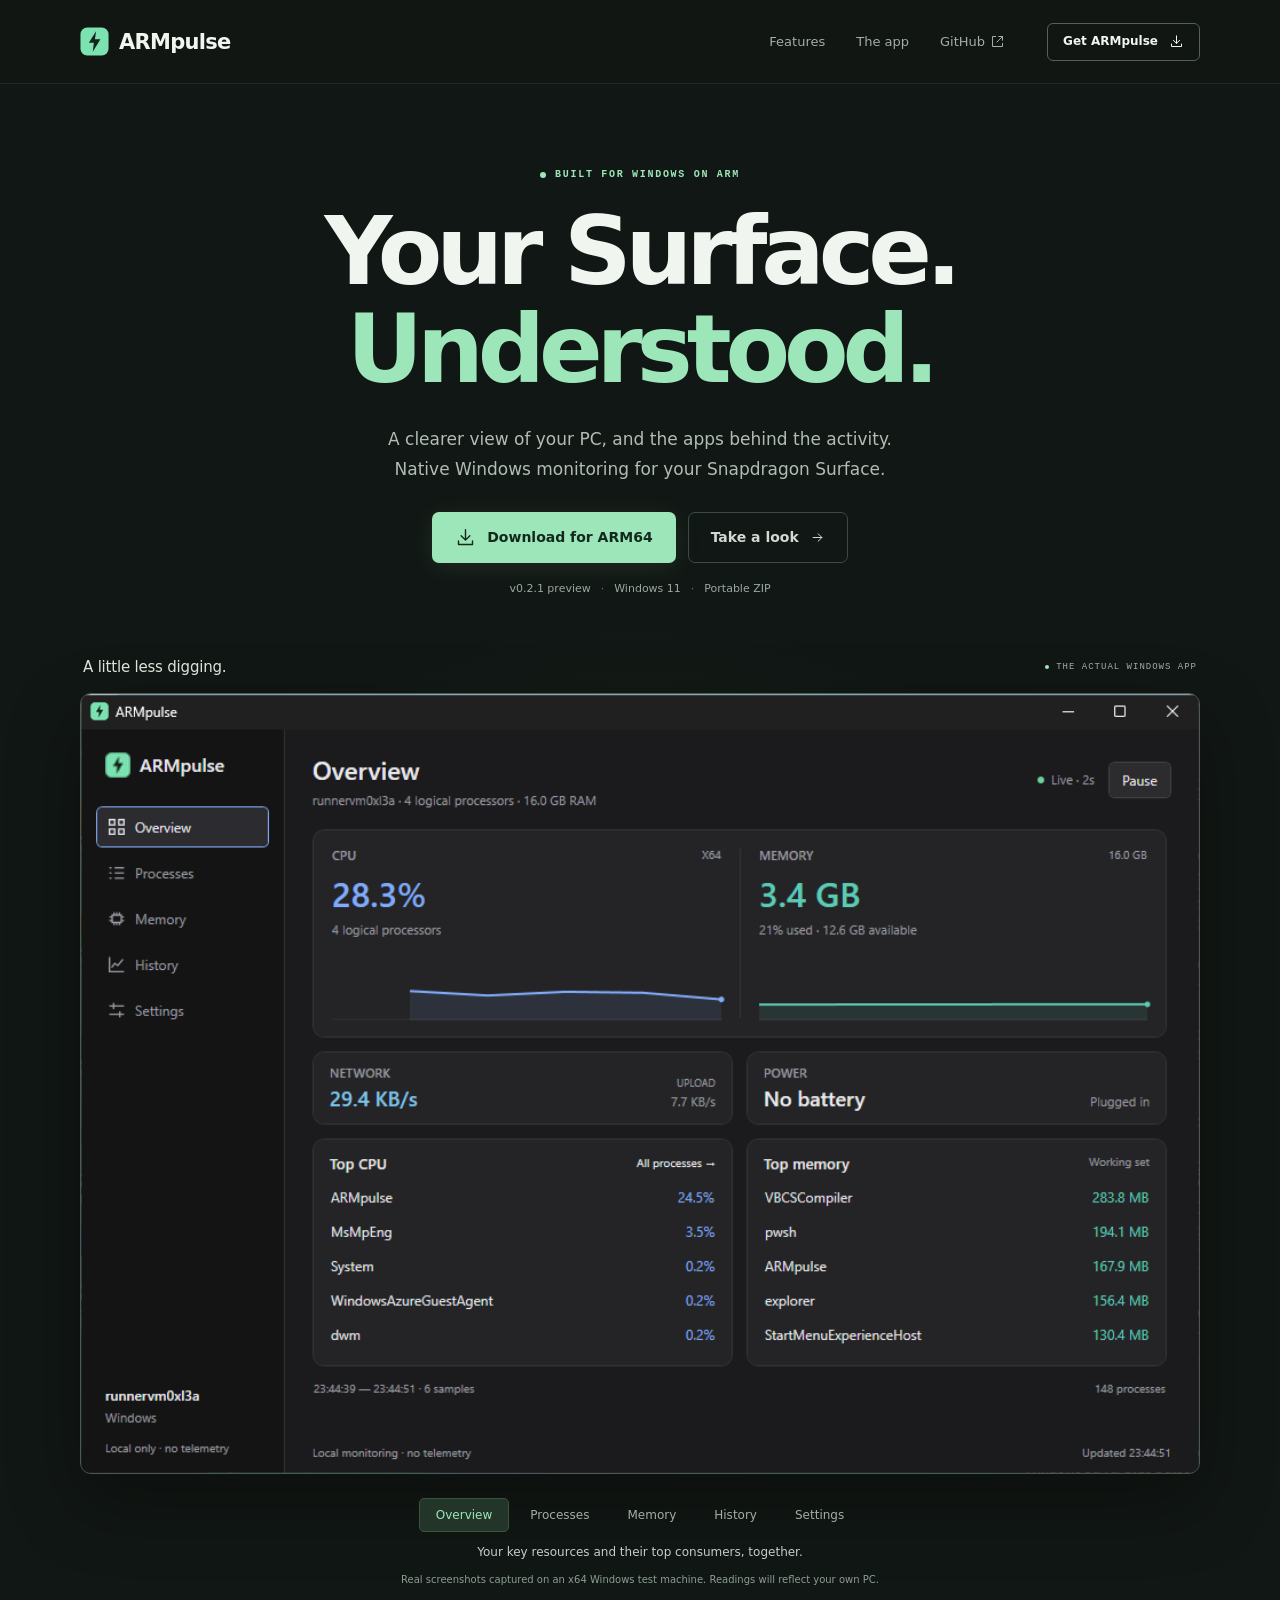
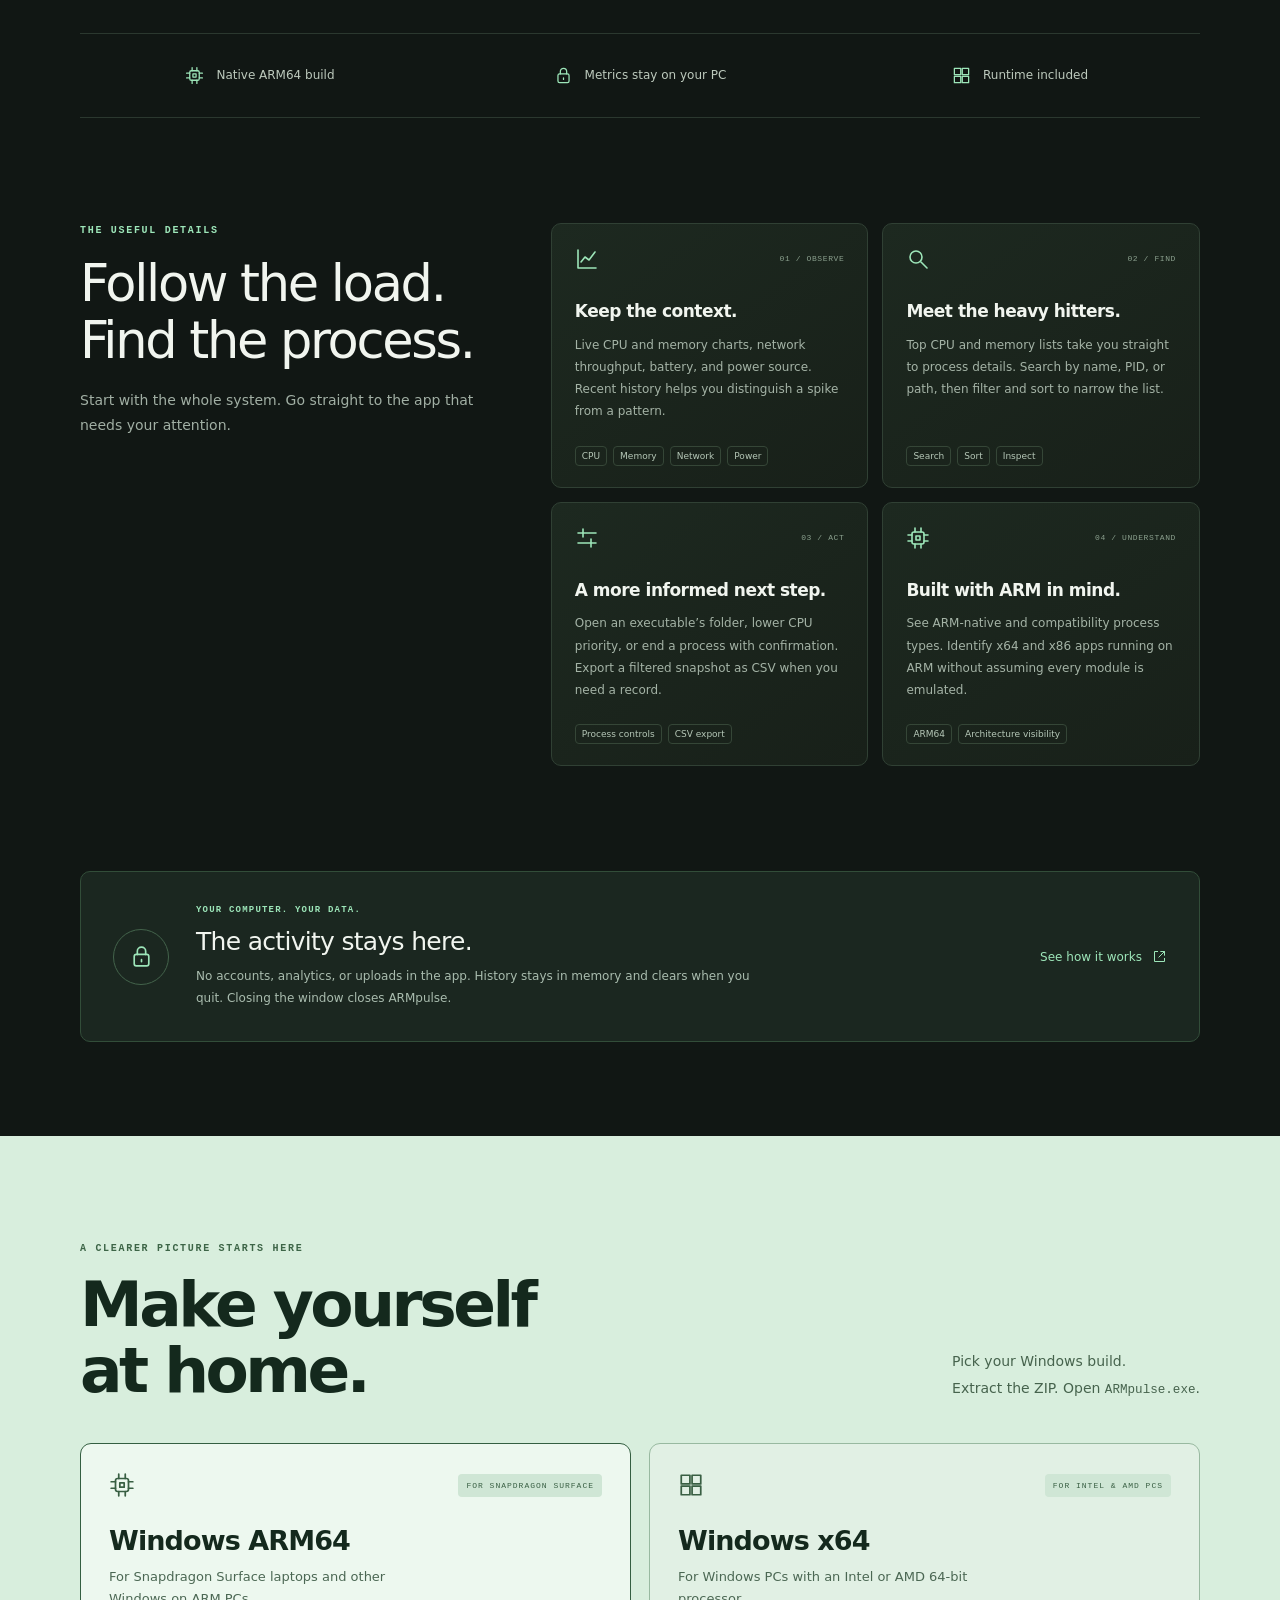
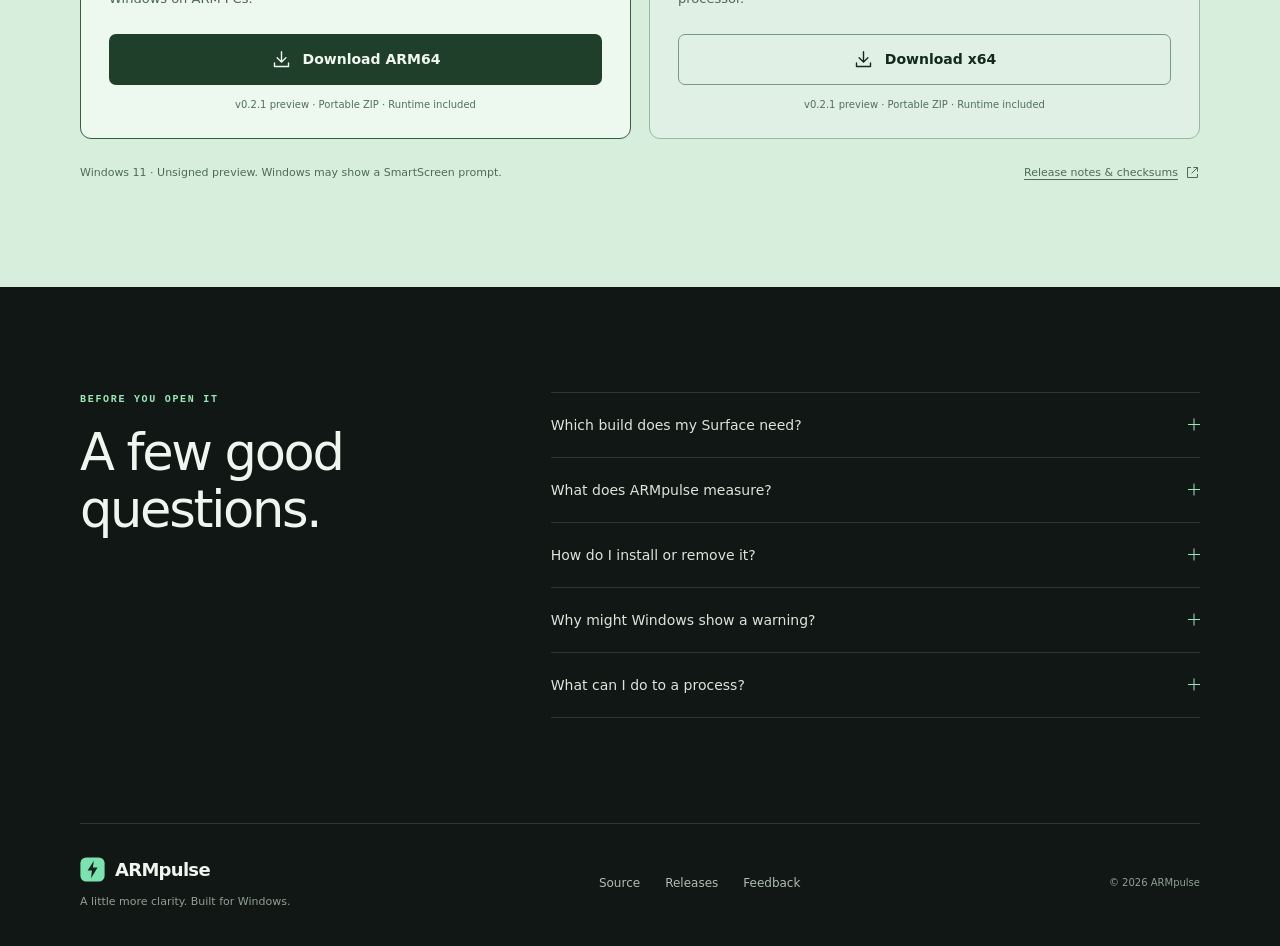
<file: website/index.html>
<!doctype html>
<html lang="en">
<head>
  <meta charset="utf-8">
  <meta name="viewport" content="width=device-width, initial-scale=1">
  <meta name="theme-color" content="#111714">
  <meta name="description" content="A clearer task manager for your Snapdragon Surface. Follow CPU and memory, find the apps using your resources, and download ARMpulse for Windows ARM64 or x64.">
  <meta name="referrer" content="strict-origin-when-cross-origin">
  <meta http-equiv="Content-Security-Policy" content="default-src 'self'; script-src 'self'; style-src 'self'; img-src 'self'; connect-src 'self'; base-uri 'self'; form-action 'none'">
  <meta property="og:type" content="website">
  <meta property="og:title" content="ARMpulse — Your Surface. Understood.">
  <meta property="og:description" content="Live resources. The processes behind them. A native Windows task manager built for Windows on ARM.">
  <meta property="og:url" content="https://kingnazz.github.io/ARMpulse/">
  <meta property="og:image" content="https://kingnazz.github.io/ARMpulse/assets/overview.png">
  <meta property="og:image:alt" content="ARMpulse's Windows interface with CPU and memory charts and top process lists">
  <meta name="twitter:card" content="summary_large_image">
  <link rel="canonical" href="https://kingnazz.github.io/ARMpulse/">
  <link rel="icon" type="image/svg+xml" href="assets/icon.svg">
  <link rel="stylesheet" href="styles.css">
  <script src="script.js" defer></script>
  <title>ARMpulse — Your Surface. Understood.</title>
</head>
<body>
  <a class="skip-link" href="#main">Skip to content</a>
  <svg class="icon-library" xmlns="http://www.w3.org/2000/svg" aria-hidden="true">
    <symbol id="i-download" viewBox="0 0 24 24"><path d="M12 3v12m-5-5 5 5 5-5M4 16v4h16v-4"/></symbol>
    <symbol id="i-arrow" viewBox="0 0 24 24"><path d="M5 12h14m-6-6 6 6-6 6"/></symbol>
    <symbol id="i-external" viewBox="0 0 24 24"><path d="M14 4h6v6m0-6-9 9M9 4H4v16h16v-5"/></symbol>
    <symbol id="i-chip" viewBox="0 0 24 24"><rect x="6" y="6" width="12" height="12" rx="2"/><path d="M9 2v4m6-4v4M9 18v4m6-4v4M2 9h4m-4 6h4m12-6h4m-4 6h4"/><path d="M10 10h4v4h-4z"/></symbol>
    <symbol id="i-chart" viewBox="0 0 24 24"><path d="M3 3v18h18M6 15l4-5 4 3 6-8"/></symbol>
    <symbol id="i-search" viewBox="0 0 24 24"><circle cx="10" cy="10" r="6"/><path d="m15 15 6 6"/></symbol>
    <symbol id="i-sliders" viewBox="0 0 24 24"><path d="M3 7h18M3 17h18M8 3v8m8 2v8"/></symbol>
    <symbol id="i-lock" viewBox="0 0 24 24"><rect x="5" y="10" width="14" height="11" rx="2"/><path d="M8 10V7a4 4 0 0 1 8 0v3m-4 5v2"/></symbol>
    <symbol id="i-windows" viewBox="0 0 24 24"><path d="M3 3h8v8H3zm10 0h8v8h-8zM3 13h8v8H3zm10 0h8v8h-8z"/></symbol>
    <symbol id="i-check" viewBox="0 0 24 24"><path d="m5 12 4 4L19 6"/></symbol>
  </svg>

  <header class="site-header">
    <nav class="nav wrap" aria-label="Main navigation">
      <a class="wordmark" href="./" aria-label="ARMpulse home"><img src="assets/icon.svg" width="29" height="29" alt=""><span>ARMpulse</span></a>
      <div class="nav-links"><a href="#features">Features</a><a href="#inside">The app</a><a href="https://github.com/kingnazz/ARMpulse" target="_blank" rel="noopener noreferrer">GitHub <svg class="icon small" aria-hidden="true"><use href="#i-external"/></svg></a></div>
      <a class="button nav-download" href="#download">Get ARMpulse <svg class="icon small" aria-hidden="true"><use href="#i-download"/></svg></a>
    </nav>
  </header>

  <main id="main">
    <section class="hero wrap" aria-labelledby="hero-heading">
      <p class="eyebrow"><span class="status-dot"></span> BUILT FOR WINDOWS ON ARM</p>
      <h1 id="hero-heading">Your Surface.<br><span>Understood.</span></h1>
      <p class="hero-copy">A clearer view of your PC, and the apps behind the activity. Native Windows monitoring for your Snapdragon Surface.</p>
      <div class="hero-actions">
        <a class="button button-primary" href="https://github.com/kingnazz/ARMpulse/releases/download/v0.2.1/ARMpulse-win-arm64.zip"><svg class="icon" aria-hidden="true"><use href="#i-download"/></svg> Download for ARM64</a>
        <a class="button button-quiet" href="#inside">Take a look <svg class="icon small" aria-hidden="true"><use href="#i-arrow"/></svg></a>
      </div>
      <p class="release-meta">v0.2.1 preview <span>·</span> Windows 11 <span>·</span> Portable ZIP</p>
    </section>

    <section id="inside" class="showcase wrap" aria-labelledby="showcase-heading">
      <div class="showcase-top"><h2 id="showcase-heading">A little less digging.</h2><span class="showcase-note"><span class="status-dot"></span> THE ACTUAL WINDOWS APP</span></div>
      <div class="app-frame" id="app-panel" role="tabpanel" aria-labelledby="tab-overview" tabindex="0">
        <img id="app-screenshot" src="assets/overview.png" alt="ARMpulse Overview with CPU and memory charts, network and power, and top CPU and memory process lists" width="992" height="688" fetchpriority="high" decoding="async">
      </div>
      <div class="screenshot-tabs" role="tablist" aria-label="Explore ARMpulse screens">
        <a id="tab-overview" class="screenshot-tab" role="tab" aria-selected="true" aria-controls="app-panel" tabindex="0" href="assets/overview.png" data-screen="overview">Overview</a>
        <a id="tab-processes" class="screenshot-tab" role="tab" aria-selected="false" aria-controls="app-panel" tabindex="-1" href="assets/processes.png" data-screen="processes">Processes</a>
        <a id="tab-memory" class="screenshot-tab" role="tab" aria-selected="false" aria-controls="app-panel" tabindex="-1" href="assets/memory.png" data-screen="memory">Memory</a>
        <a id="tab-history" class="screenshot-tab" role="tab" aria-selected="false" aria-controls="app-panel" tabindex="-1" href="assets/history.png" data-screen="history">History</a>
        <a id="tab-settings" class="screenshot-tab" role="tab" aria-selected="false" aria-controls="app-panel" tabindex="-1" href="assets/settings.png" data-screen="settings">Settings</a>
      </div>
      <p id="screen-caption" class="screen-caption" aria-live="polite">Your key resources and their top consumers, together.</p>
      <p class="screenshot-source">Real screenshots captured on an x64 Windows test machine. Readings will reflect your own PC.</p>
    </section>

    <div class="benefit-strip wrap" aria-label="At a glance">
      <span><svg class="icon" aria-hidden="true"><use href="#i-chip"/></svg> Native ARM64 build</span>
      <span><svg class="icon" aria-hidden="true"><use href="#i-lock"/></svg> Metrics stay on your PC</span>
      <span><svg class="icon" aria-hidden="true"><use href="#i-windows"/></svg> Runtime included</span>
    </div>

    <section id="features" class="features wrap section-space" aria-labelledby="features-heading">
      <div class="section-intro"><p class="eyebrow">THE USEFUL DETAILS</p><h2 id="features-heading">Follow the load.<br>Find the process.</h2><p>Start with the whole system. Go straight to the app that needs your attention.</p></div>
      <div class="feature-grid">
        <article class="feature-card"><div class="feature-top"><svg class="icon feature-icon" aria-hidden="true"><use href="#i-chart"/></svg><span>01 / OBSERVE</span></div><h3>Keep the context.</h3><p>Live CPU and memory charts, network throughput, battery, and power source. Recent history helps you distinguish a spike from a pattern.</p><div class="feature-tags"><span>CPU</span><span>Memory</span><span>Network</span><span>Power</span></div></article>
        <article class="feature-card"><div class="feature-top"><svg class="icon feature-icon" aria-hidden="true"><use href="#i-search"/></svg><span>02 / FIND</span></div><h3>Meet the heavy hitters.</h3><p>Top CPU and memory lists take you straight to process details. Search by name, PID, or path, then filter and sort to narrow the list.</p><div class="feature-tags"><span>Search</span><span>Sort</span><span>Inspect</span></div></article>
        <article class="feature-card"><div class="feature-top"><svg class="icon feature-icon" aria-hidden="true"><use href="#i-sliders"/></svg><span>03 / ACT</span></div><h3>A more informed next step.</h3><p>Open an executable’s folder, lower CPU priority, or end a process with confirmation. Export a filtered snapshot as CSV when you need a record.</p><div class="feature-tags"><span>Process controls</span><span>CSV export</span></div></article>
        <article class="feature-card"><div class="feature-top"><svg class="icon feature-icon" aria-hidden="true"><use href="#i-chip"/></svg><span>04 / UNDERSTAND</span></div><h3>Built with ARM in mind.</h3><p>See ARM-native and compatibility process types. Identify x64 and x86 apps running on ARM without assuming every module is emulated.</p><div class="feature-tags"><span>ARM64</span><span>Architecture visibility</span></div></article>
      </div>
    </section>

    <section class="local-section wrap" aria-labelledby="local-heading">
      <div class="local-icon"><svg class="icon" aria-hidden="true"><use href="#i-lock"/></svg></div>
      <div><p class="eyebrow">YOUR COMPUTER. YOUR DATA.</p><h2 id="local-heading">The activity stays here.</h2><p>No accounts, analytics, or uploads in the app. History stays in memory and clears when you quit. Closing the window closes ARMpulse.</p></div>
      <a class="text-link" href="https://github.com/kingnazz/ARMpulse#what-it-measures" target="_blank" rel="noopener noreferrer">See how it works <svg class="icon small" aria-hidden="true"><use href="#i-external"/></svg></a>
    </section>

    <section id="download" class="download-section section-space" aria-labelledby="download-heading">
      <div class="wrap">
        <div class="download-heading"><div><p class="eyebrow">A CLEARER PICTURE STARTS HERE</p><h2 id="download-heading">Make yourself<br>at home.</h2></div><p>Pick your Windows build.<br> Extract the ZIP. Open <code>ARMpulse.exe</code>.</p></div>
        <div class="download-grid">
          <article class="download-card recommended"><div class="build-heading"><svg class="icon" aria-hidden="true"><use href="#i-chip"/></svg><span class="build-badge">FOR SNAPDRAGON SURFACE</span></div><h3>Windows ARM64</h3><p>For Snapdragon Surface laptops and other Windows on ARM PCs.</p><a class="button button-dark" href="https://github.com/kingnazz/ARMpulse/releases/download/v0.2.1/ARMpulse-win-arm64.zip"><svg class="icon" aria-hidden="true"><use href="#i-download"/></svg> Download ARM64</a><span class="build-footnote">v0.2.1 preview · Portable ZIP · Runtime included</span></article>
          <article class="download-card"><div class="build-heading"><svg class="icon" aria-hidden="true"><use href="#i-windows"/></svg><span class="build-badge">FOR INTEL &amp; AMD PCS</span></div><h3>Windows x64</h3><p>For Windows PCs with an Intel or AMD 64-bit processor.</p><a class="button button-outline" href="https://github.com/kingnazz/ARMpulse/releases/download/v0.2.1/ARMpulse-win-x64.zip"><svg class="icon" aria-hidden="true"><use href="#i-download"/></svg> Download x64</a><span class="build-footnote">v0.2.1 preview · Portable ZIP · Runtime included</span></article>
        </div>
        <div class="download-details"><p>Windows 11 · Unsigned preview. Windows may show a SmartScreen prompt.</p><a href="https://github.com/kingnazz/ARMpulse/releases/tag/v0.2.1" target="_blank" rel="noopener noreferrer">Release notes &amp; checksums <svg class="icon small" aria-hidden="true"><use href="#i-external"/></svg></a></div>
      </div>
    </section>

    <section class="faq-section wrap section-space" aria-labelledby="faq-heading">
      <div class="section-intro"><p class="eyebrow">BEFORE YOU OPEN IT</p><h2 id="faq-heading">A few good questions.</h2></div>
      <div class="faq-list">
        <details><summary>Which build does my Surface need?<span class="faq-symbol" aria-hidden="true"></span></summary><p>A Snapdragon Surface uses ARM64. Intel and AMD Windows PCs use x64. If you’re unsure, open Windows Settings → System → About and check the processor and system type. Both downloads include the runtime.</p></details>
        <details><summary>What does ARMpulse measure?<span class="faq-symbol" aria-hidden="true"></span></summary><p>The current version shows CPU, physical memory, network throughput, battery, and process data. GPU/NPU utilization, temperatures, fan speeds, and memory compression are not supported in this version. Restricted readings show a dash.</p></details>
        <details><summary>How do I install or remove it?<span class="faq-symbol" aria-hidden="true"></span></summary><p>Extract the ZIP into a folder you control, then run ARMpulse.exe. There’s no installer, service, or automatic startup entry. To remove it, close the app and delete its folder. Preferences are stored locally under %LOCALAPPDATA%\ARMpulse.</p></details>
        <details><summary>Why might Windows show a warning?<span class="faq-symbol" aria-hidden="true"></span></summary><p>This preview is unsigned, so Windows may show a SmartScreen warning. Only run a build you trust. The GitHub release includes SHA-256 files so you can check the ZIP’s integrity.</p></details>
        <details><summary>What can I do to a process?<span class="faq-symbol" aria-hidden="true"></span></summary><p>You can open its executable folder, set Below Normal CPU priority, or force end it after confirmation. Ending a process can lose unsaved work. ARMpulse respects Windows access restrictions and protects critical and system processes. Lower priority is not Windows Efficiency Mode.</p></details>
      </div>
    </section>
  </main>

  <footer class="site-footer wrap">
    <div><a class="wordmark" href="./"><img src="assets/icon.svg" width="25" height="25" alt=""><span>ARMpulse</span></a><p>A little more clarity. Built for Windows.</p></div>
    <nav aria-label="Footer navigation"><a href="https://github.com/kingnazz/ARMpulse">Source</a><a href="https://github.com/kingnazz/ARMpulse/releases">Releases</a><a href="https://github.com/kingnazz/ARMpulse/issues">Feedback</a></nav>
    <span class="copyright">© 2026 ARMpulse</span>
  </footer>
</body>
</html>
</file>
<file: website/styles.css>
@charset "UTF-8";
:root { color-scheme: dark; --bg: #111714; --surface: #19211c; --line: #2b382f; --text: #f1f5ef; --muted: #a1afa4; --mint: #9de6b9; --ink: #14291d; --radius: 15px; }
* { box-sizing: border-box; }
html { scroll-behavior: smooth; scroll-padding-top: 95px; }
body { margin: 0; background: var(--bg); color: var(--text); font-family: "Segoe UI Variable", "Segoe UI", system-ui, sans-serif; font-size: 16px; -webkit-font-smoothing: antialiased; }
button, a, summary { -webkit-tap-highlight-color: transparent; }
a { color: inherit; text-decoration: none; }
img { max-width: 100%; }
button { font: inherit; }
::selection { color: var(--ink); background: var(--mint); }
:focus-visible { outline: 2px solid var(--mint); outline-offset: 5px; }
.icon-library { position: absolute; width: 0; height: 0; overflow: hidden; }
.icon { width: 21px; height: 21px; fill: none; stroke: currentColor; stroke-width: 1.6; stroke-linecap: round; stroke-linejoin: round; flex-shrink: 0; }
.icon.small { width: 15px; height: 15px; }
.wrap { width: min(1120px, calc(100% - 64px)); margin-inline: auto; }
.skip-link { position: fixed; z-index: 10; top: -80px; left: 20px; padding: 12px 18px; color: var(--ink); background: var(--mint); border-radius: 6px; }
.skip-link:focus { top: 15px; }
.site-header { position: sticky; z-index: 5; top: 0; background: rgb(17 23 20 / 94%); border-bottom: 1px solid rgb(161 175 164 / 12%); backdrop-filter: blur(16px); }
.nav { height: 83px; display: flex; align-items: center; justify-content: space-between; gap: 24px; }
.wordmark { display: inline-flex; gap: 10px; align-items: center; font-size: 21px; font-weight: 650; letter-spacing: -.7px; white-space: nowrap; }
.wordmark img { display: block; }
.nav-links { display: flex; gap: 31px; align-items: center; margin-left: auto; margin-right: 18px; font-size: 13px; color: var(--muted); }
.nav-links a { display: inline-flex; align-items: center; gap: 5px; transition: color .15s; }
.nav-links a:hover, .site-footer a:hover { color: var(--mint); }
.button { display: inline-flex; align-items: center; justify-content: center; gap: 11px; min-height: 51px; padding: 14px 22px; border: 1px solid transparent; border-radius: 7px; font-size: 14px; font-weight: 600; line-height: 1.3; transition: background .18s, border-color .18s, transform .18s; }
.button:hover { transform: translateY(-2px); }
.nav-download { min-height: 38px; padding: 10px 15px; border-color: #4f6455; border-radius: 6px; font-size: 12px; }
.nav-download:hover { background: var(--surface); border-color: var(--mint); }
.button-primary { background: var(--mint); color: var(--ink); box-shadow: 0 4px 26px rgb(157 230 185 / 10%); }
.button-primary:hover { background: #b5f0cc; }
.button-quiet { color: #d0dad1; border-color: #3a4b3f; }
.button-quiet:hover { background: #1e2a22; }
.hero { text-align: center; padding-top: 83px; padding-bottom: 63px; }
.eyebrow { display: flex; align-items: center; justify-content: center; gap: 9px; margin: 0 0 21px; font: 600 10px/1.5 "Cascadia Code", Consolas, monospace; letter-spacing: 1.7px; color: var(--mint); }
.status-dot { display: inline-block; width: 6px; height: 6px; border-radius: 50%; background: var(--mint); flex-shrink: 0; }
h1, h2, h3, p { overflow-wrap: break-word; }
h1 { margin: 0; font-size: clamp(54px, 7.5vw, 94px); line-height: 1.045; font-weight: 600; letter-spacing: -.065em; }
h1 span { color: var(--mint); }
.hero-copy { max-width: 510px; margin: 26px auto 27px; color: #b1bdb2; font-size: 17px; line-height: 1.75; }
.hero-actions { display: flex; justify-content: center; gap: 12px; }
.release-meta { display: flex; gap: 10px; justify-content: center; margin: 19px 0 0; color: #9aa99e; font-size: 11px; }
.release-meta span { color: #647969; }
.showcase { position: relative; scroll-margin-top: 18px; }
.showcase::before { content: ""; position: absolute; inset: -80px 0 70px; z-index: -1; background: radial-gradient(ellipse at center, rgb(102 177 126 / 11%), transparent 65%); pointer-events: none; }
.showcase-top { display: flex; align-items: center; justify-content: space-between; gap: 16px; padding: 0 3px 17px; }
.showcase-top h2 { margin: 0; font-size: 15px; font-weight: 500; letter-spacing: -.2px; color: #dbe4da; }
.showcase-note { display: inline-flex; align-items: center; gap: 7px; font: 9px "Cascadia Code", Consolas, monospace; letter-spacing: 1px; color: var(--muted); }
.showcase-note .status-dot { width: 4px; height: 4px; }
.app-frame { border: 1px solid #4b5b4d; border-radius: 11px; background: #191919; overflow: hidden; box-shadow: 0 28px 75px rgb(0 0 0 / 30%); }
.app-frame img { display: block; width: 101.639344%; max-width: none; height: auto; margin-left: -.819672%; margin-bottom: -.819672%; }
.app-frame[aria-busy="true"] { opacity: .7; }
.screenshot-tabs { display: flex; justify-content: center; gap: 4px; flex-wrap: wrap; margin: 24px 0 13px; }
.screenshot-tab { padding: 9px 16px; border: 1px solid transparent; border-radius: 5px; font-size: 12px; color: var(--muted); transition: color .15s, background .15s; }
.screenshot-tab:hover { color: var(--text); background: #202b23; }
.screenshot-tab[aria-selected="true"] { color: var(--mint); background: #233429; border-color: #35553d; }
.screen-caption { margin: 0; text-align: center; color: #c4cfc4; font-size: 12px; min-height: 18px; }
.screenshot-source { margin: 9px 0 0; text-align: center; color: #8d9e91; font-size: 10px; line-height: 1.6; }
.benefit-strip { display: grid; grid-template-columns: repeat(3, 1fr); gap: 20px; padding: 32px 0; margin-top: 45px; border-top: 1px solid var(--line); border-bottom: 1px solid var(--line); }
.benefit-strip > span { display: flex; align-items: center; justify-content: center; gap: 12px; font-size: 12px; color: #bdcabd; }
.benefit-strip .icon { color: var(--mint); width: 19px; height: 19px; }
.section-space { padding-top: 105px; padding-bottom: 105px; }
.section-intro { margin-bottom: 37px; }
.section-intro .eyebrow { justify-content: flex-start; margin-bottom: 17px; }
.section-intro h2 { margin: 0; font-size: clamp(34px, 4.6vw, 51px); font-weight: 500; letter-spacing: -.045em; line-height: 1.12; }
.section-intro > p:last-child:not(.eyebrow) { max-width: 420px; color: var(--muted); line-height: 1.75; font-size: 14px; margin: 19px 0 0; }
.features { display: grid; grid-template-columns: 1fr 1.6fr; gap: 65px; align-items: start; }
.features .section-intro { position: sticky; top: 130px; }
.feature-grid { display: grid; grid-template-columns: 1fr 1fr; gap: 14px; }
.feature-card { display: flex; flex-direction: column; padding: 23px 23px 21px; border: 1px solid #304034; border-radius: 10px; background: linear-gradient(145deg, #1d2920, #182019); }
.feature-top { display: flex; align-items: center; justify-content: space-between; gap: 12px; margin-bottom: 29px; }
.feature-icon { color: var(--mint); width: 24px; height: 24px; }
.feature-top > span { font: 8px "Cascadia Code", Consolas, monospace; letter-spacing: .6px; color: #8ba08e; white-space: nowrap; }
.feature-card h3 { font-size: 17px; font-weight: 550; letter-spacing: -.5px; margin: 0 0 11px; line-height: 1.35; }
.feature-card p { font-size: 12px; line-height: 1.85; margin: 0; color: #a4b3a6; }
.feature-tags { display: flex; flex-wrap: wrap; gap: 6px; margin-top: auto; padding-top: 23px; }
.feature-tags span { border: 1px solid #354637; border-radius: 4px; padding: 4px 6px; font-size: 9px; color: #b5c7b7; }
.local-section { display: grid; grid-template-columns: 56px 1fr auto; gap: 27px; align-items: center; padding: 32px; background: #1b2720; border: 1px solid #324d39; border-radius: 10px; margin-bottom: 94px; }
.local-icon { display: grid; place-items: center; width: 56px; height: 56px; border: 1px solid #43634b; border-radius: 50%; color: var(--mint); }
.local-icon .icon { width: 25px; height: 25px; }
.local-section .eyebrow { justify-content: flex-start; font-size: 9px; letter-spacing: 1.2px; margin-bottom: 9px; }
.local-section h2 { font-size: 25px; font-weight: 500; letter-spacing: -.7px; margin: 0 0 9px; }
.local-section p:last-child { margin: 0; max-width: 570px; font-size: 12px; line-height: 1.85; color: #a9bcae; }
.text-link { display: inline-flex; align-items: center; gap: 10px; color: var(--mint); font-size: 12px; white-space: nowrap; }
.text-link:hover { text-decoration: underline; text-underline-offset: 4px; }
.download-section { background: #d8eedd; color: var(--ink); }
.download-heading { display: flex; justify-content: space-between; align-items: flex-end; gap: 35px; margin-bottom: 39px; }
.download-heading .eyebrow { color: #3d6547; justify-content: flex-start; margin-bottom: 16px; }
.download-heading h2 { margin: 0; font-size: clamp(40px, 5.3vw, 63px); font-weight: 550; letter-spacing: -.055em; line-height: 1.05; }
.download-heading > p { font-size: 14px; line-height: 1.9; margin: 0 0 3px; color: #46634d; }
code { font: .9em "Cascadia Code", Consolas, monospace; }
.download-grid { display: grid; grid-template-columns: 1fr 1fr; gap: 18px; }
.download-card { border: 1px solid #98b9a0; border-radius: 11px; padding: 28px; background: #e1f0e4; }
.download-card.recommended { border-color: #345f41; background: #edf8ef; }
.build-heading { display: flex; justify-content: space-between; align-items: center; gap: 12px; color: #395f43; }
.build-heading .icon { width: 26px; height: 26px; }
.build-badge { font: 8px "Cascadia Code", Consolas, monospace; letter-spacing: 1px; padding: 7px 8px; background: #cfe6d5; border-radius: 4px; }
.download-card h3 { font-size: 27px; font-weight: 550; letter-spacing: -.9px; margin: 27px 0 10px; }
.download-card > p { min-height: 44px; font-size: 13px; color: #4b6753; line-height: 1.7; margin: 0 0 23px; max-width: 330px; }
.download-card .button { width: 100%; }
.button-dark { background: #203f2b; color: #f0f8ef; }
.button-dark:hover { background: #2c5339; }
.button-outline { color: var(--ink); border-color: #789a80; }
.button-outline:hover { background: #d1e7d7; border-color: #345f41; }
.build-footnote { display: block; text-align: center; font-size: 10px; color: #536f59; margin-top: 14px; }
.download-details { display: flex; justify-content: space-between; align-items: center; gap: 25px; margin-top: 24px; font-size: 11px; color: #4d6b55; }
.download-details p { margin: 0; line-height: 1.8; }
.download-details a { display: inline-flex; align-items: center; gap: 7px; white-space: nowrap; text-decoration: underline; text-underline-offset: 3px; }
.download-section :focus-visible { outline-color: #203f2b; }
.faq-section { display: grid; grid-template-columns: 1fr 1.6fr; gap: 65px; }
.faq-section h2 { max-width: 280px; }
.faq-list { border-top: 1px solid var(--line); }
details { border-bottom: 1px solid var(--line); }
summary { display: flex; justify-content: space-between; align-items: center; gap: 25px; cursor: pointer; list-style: none; padding: 24px 0; font-size: 14px; color: #dce5db; }
summary::-webkit-details-marker { display: none; }
.faq-symbol { position: relative; display: block; width: 12px; height: 12px; flex-shrink: 0; }
.faq-symbol::before, .faq-symbol::after { content: ""; position: absolute; top: 5px; left: 0; width: 12px; height: 1px; background: var(--mint); }
.faq-symbol::after { transform: rotate(90deg); transition: transform .15s; }
details[open] .faq-symbol::after { transform: rotate(0); }
details > p { margin: -5px 30px 25px 0; color: var(--muted); font-size: 13px; line-height: 1.9; }
.site-footer { display: flex; align-items: center; justify-content: space-between; gap: 30px; padding-top: 33px; padding-bottom: 38px; border-top: 1px solid var(--line); }
.site-footer .wordmark { font-size: 18px; }
.site-footer p { margin: 9px 0 0; font-size: 11px; color: #8fa193; }
.site-footer nav { display: flex; gap: 25px; color: #b0beb2; font-size: 12px; }
.copyright { color: #8fa193; font-size: 10px; white-space: nowrap; }
@media (min-width: 1300px) { .hero { padding-top: 99px; } .showcase { width: min(1030px, calc(100% - 100px)); } }
@media (max-width: 1000px) { .features, .faq-section { grid-template-columns: 1fr; gap: 30px; } .features .section-intro { position: static; } .section-intro { margin-bottom: 0; } .features .section-intro > p:last-child { max-width: 520px; } .section-space { padding-top: 75px; padding-bottom: 75px; } .local-section { margin-bottom: 75px; grid-template-columns: 44px 1fr; gap: 20px; padding: 25px; } .local-icon { width: 44px; height: 44px; } .local-section .text-link { grid-column: 2; } .faq-section h2 { max-width: none; } }
@media (max-width: 700px) { .wrap { width: calc(100% - 40px); } .nav { height: 70px; gap: 16px; } .wordmark { font-size: 19px; } .nav-links { display: none; } .nav-download { font-size: 11px; padding: 9px 11px; } .hero { padding-top: 60px; padding-bottom: 45px; } h1 { font-size: clamp(50px, 11vw, 72px); } .hero-copy { max-width: 440px; margin-top: 23px; font-size: 15px; } .eyebrow { font-size: 9px; letter-spacing: 1.4px; } .showcase-top { padding-bottom: 12px; } .showcase-top h2 { font-size: 12px; } .showcase-note { font-size: 7px; letter-spacing: .5px; } .screenshot-tabs { gap: 1px; margin-top: 18px; } .screenshot-tab { padding: 8px 11px; font-size: 11px; } .screen-caption { font-size: 11px; line-height: 1.6; min-height: 35px; } .screenshot-source { font-size: 9px; } .benefit-strip { grid-template-columns: 1fr; gap: 20px; margin-top: 30px; padding: 28px 0; } .benefit-strip > span { justify-content: flex-start; padding-left: 5px; } .feature-grid { gap: 12px; } .feature-card { padding: 20px; } .feature-top { align-items: flex-start; flex-direction: column; gap: 14px; margin-bottom: 24px; } .feature-card h3 { font-size: 16px; } .feature-card p { font-size: 12px; } .local-section { grid-template-columns: 1fr; gap: 18px; } .local-section .text-link { grid-column: 1; } .download-heading { flex-direction: column; align-items: flex-start; gap: 22px; } .download-heading > p br { display: none; } .download-grid { grid-template-columns: 1fr; gap: 16px; } .download-card { padding: 25px; } .download-card > p { min-height: 0; max-width: none; } .download-details { flex-direction: column; align-items: flex-start; gap: 12px; } .site-footer { flex-wrap: wrap; align-items: flex-start; } .site-footer > div { width: 100%; } .site-footer nav { gap: 20px; } }
@media (max-width: 420px) { .hero-actions { flex-direction: column; align-items: stretch; gap: 9px; } .button-quiet { background: transparent; border-color: transparent; min-height: 40px; } .hero-copy { font-size: 14px; } .feature-grid { grid-template-columns: 1fr; } .feature-top { flex-direction: row; align-items: center; margin-bottom: 25px; } .showcase-note { display: none; } .screenshot-tab { padding-inline: 8px; font-size: 10px; } .release-meta { font-size: 10px; gap: 8px; } .build-badge { font-size: 7px; } .section-space { padding-block: 65px; } }
@media (prefers-reduced-motion: reduce) { html { scroll-behavior: auto; } *, *::before, *::after { transition: none !important; } .button:hover { transform: none; } }
</file>
